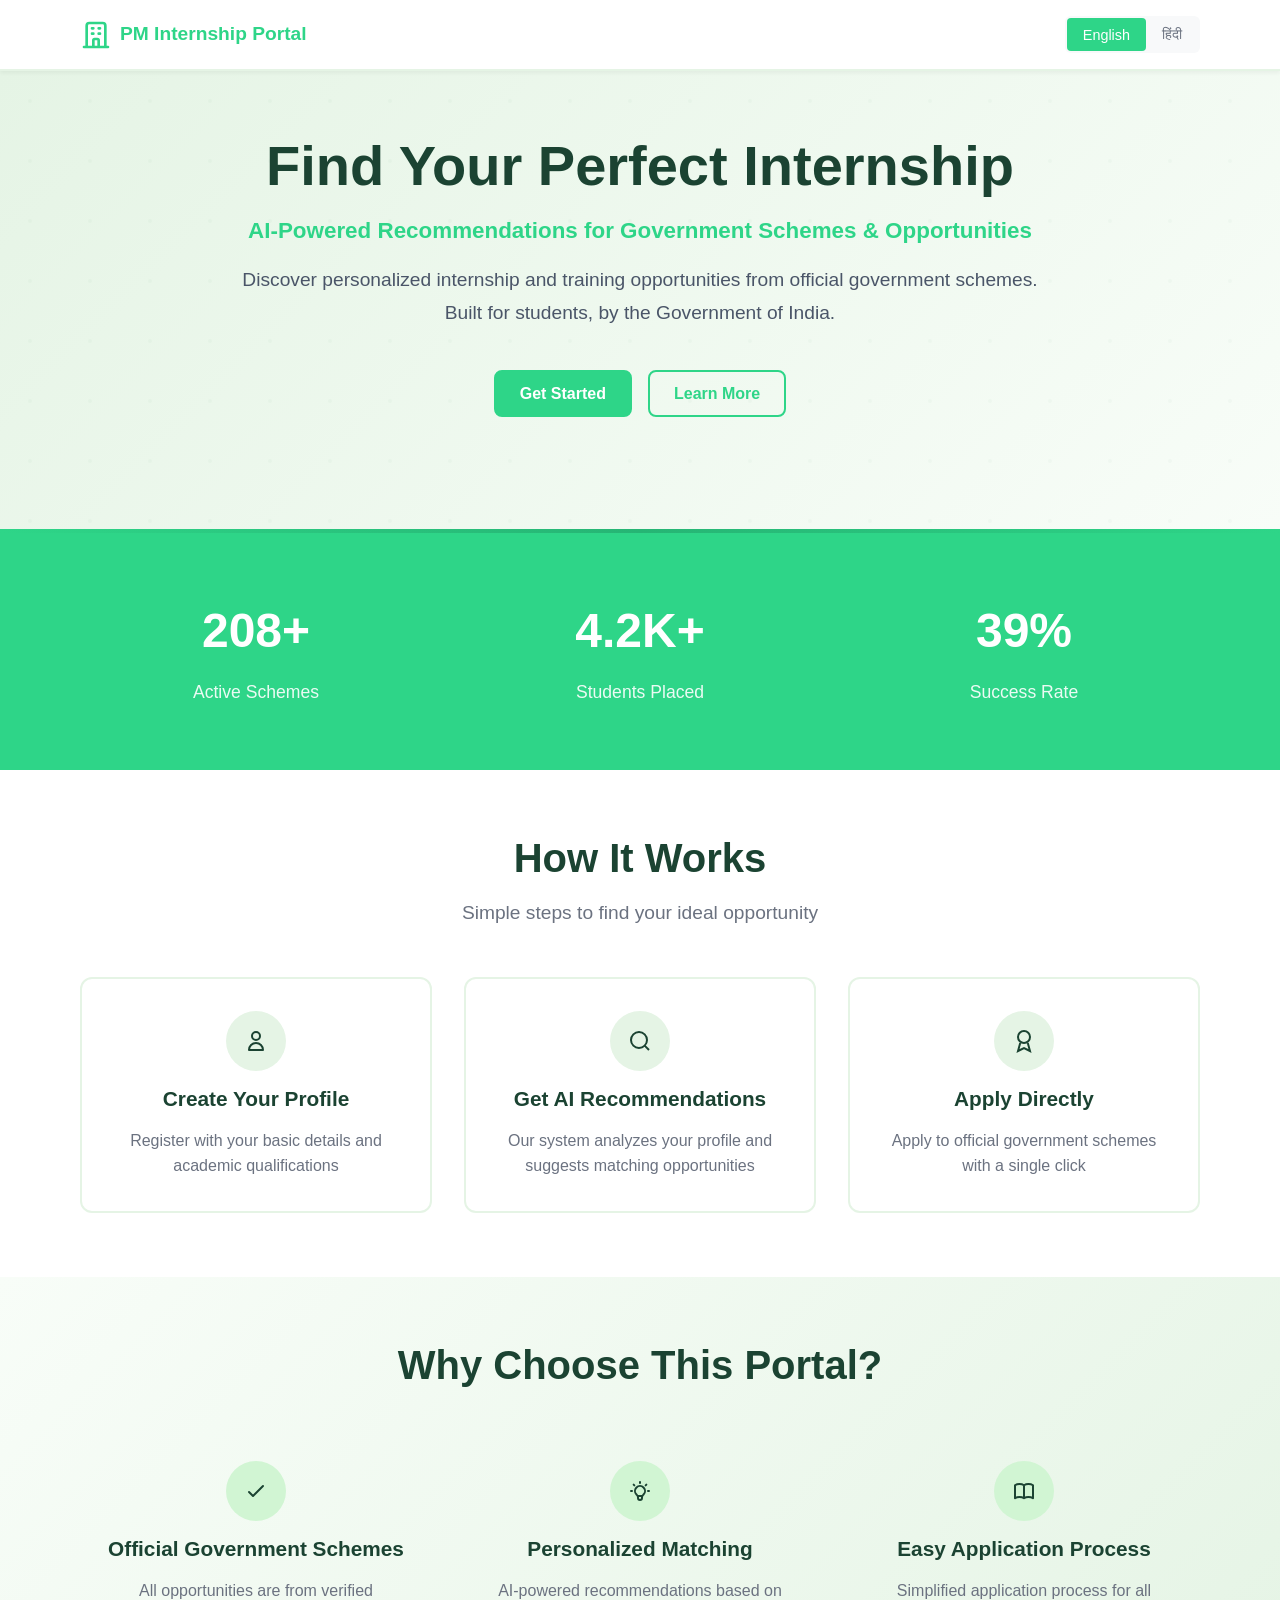
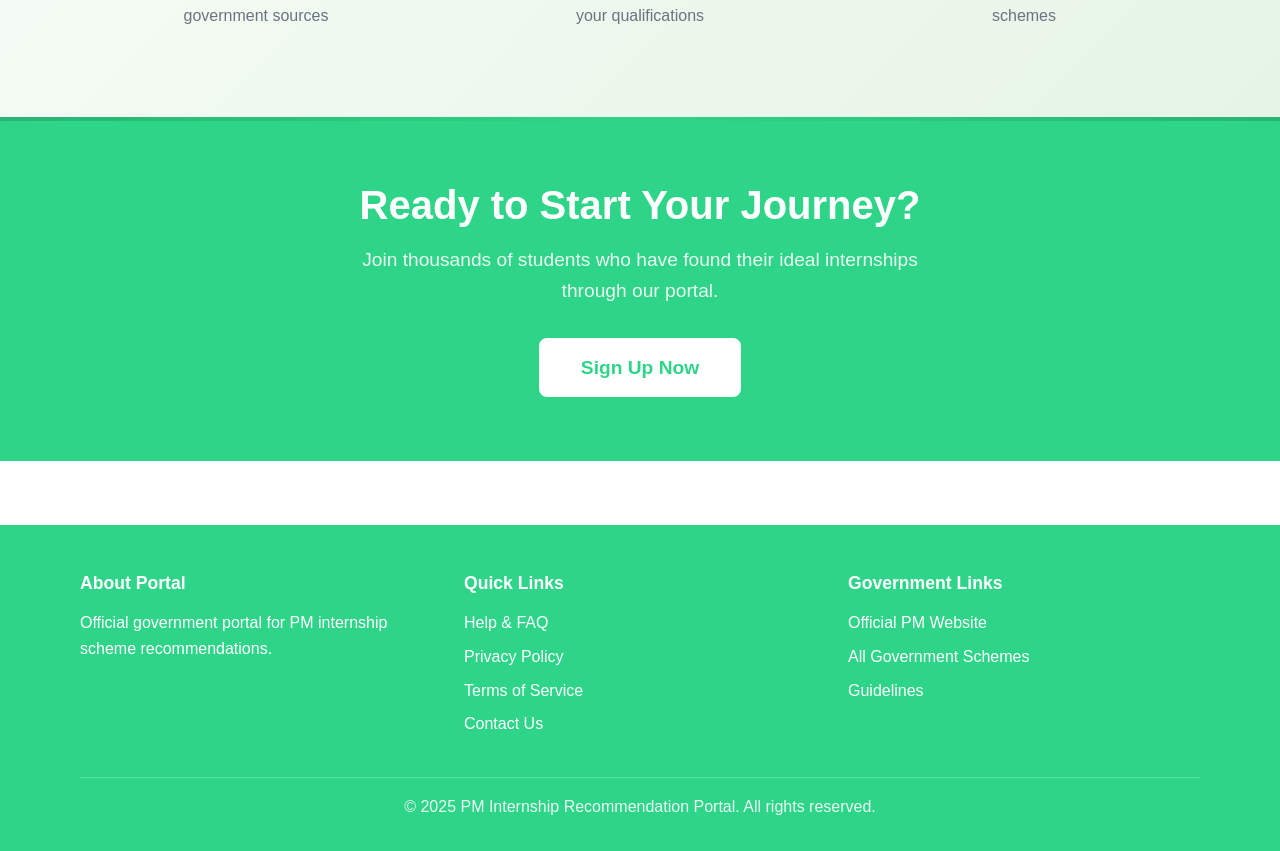
<file: public/index.html>
<!DOCTYPE html>
<html lang="en">
<head>
    <meta charset="UTF-8">
    <meta name="viewport" content="width=device-width, initial-scale=1.0">
    <title>PM Internship Recommendation Portal - Official Government Schemes & Opportunities</title>
    <meta name="description" content="A government portal to match students with suitable internship schemes. Sign up to discover personalized opportunities from official PM internship programs.">
    <meta name="keywords" content="PM internship, government schemes, student opportunities, internship recommendation, official portal">
    <link rel="stylesheet" href="styles/main.css">
    <link rel="stylesheet" href="styles/landing.css">
    
    <!-- Structured Data -->
    <script type="application/ld+json">
    {
      "@context": "https://schema.org",
      "@type": "GovernmentOrganization",
      "name": "PM Internship Recommendation Portal",
      "url": "https://example.gov.in",
      "logo": "https://example.gov.in/logo.png",
      "description": "Official government portal for internship recommendations under PM schemes",
      "contactPoint": {
        "@type": "ContactPoint",
        "contactType": "customer service",
        "availableLanguage": ["English", "Hindi"]
      }
    }
    </script>
</head>
<body>
    <!-- Header -->
    <header class="header">
        <div class="container">
            <div class="header-container">
                <div class="logo">
                    <svg xmlns="http://www.w3.org/2000/svg" class="logo-icon" fill="none" viewBox="0 0 24 24" stroke="currentColor">
                        <path stroke-linecap="round" stroke-linejoin="round" stroke-width="2" d="M19 21V5a2 2 0 00-2-2H7a2 2 0 00-2 2v16m14 0h2m-2 0h-5m-9 0H3m2 0h5M9 7h1m-1 4h1m4-4h1m-1 4h1m-5 10v-5a1 1 0 011-1h2a1 1 0 011 1v5m-4 0h4" />
                    </svg>
                    <span>PM Internship Portal</span>
                </div>
                <div class="header-controls">
                    <div class="language-toggle">
                        <button onclick="toggleLanguage('en')" class="lang-btn active" id="lang-en">English</button>
                        <button onclick="toggleLanguage('hi')" class="lang-btn" id="lang-hi">हिंदी</button>
                    </div>
                </div>
            </div>
        </div>
    </header>

    <!-- Hero Section -->
    <section class="hero">
        <div class="container">
            <div class="hero-content">
                <h1 id="hero-title">Find Your Perfect Internship</h1>
                <p class="subtitle" id="hero-subtitle">AI-Powered Recommendations for Government Schemes & Opportunities</p>
                <p class="description" id="hero-description">
                    Discover personalized internship and training opportunities from official government schemes. Built for students, by the Government of India.
                </p>
                <div class="hero-buttons">
                    <a href="auth.html" class="btn btn-primary" id="get-started-btn">Get Started</a>
                    <a href="#features" class="btn btn-outline" id="learn-more-btn">Learn More</a>
                </div>
            </div>
            <div class="hero-image">
                <img src="https://images.pexels.com/photos/3184360/pexels-photo-3184360.jpeg?auto=compress&cs=tinysrgb&w=800" alt="Students collaborating on laptops, representing internship opportunities" loading="lazy">
            </div>
        </div>
    </section>

    <!-- Stats Section -->
    <section class="stats">
        <div class="container">
            <div class="stats-grid">
                <div class="stat-item">
                    <div class="stat-number" id="stat-schemes">500+</div>
                    <div class="stat-label" id="stat-schemes-label">Active Schemes</div>
                </div>
                <div class="stat-item">
                    <div class="stat-number" id="stat-students">10,000+</div>
                    <div class="stat-label" id="stat-students-label">Students Placed</div>
                </div>
                <div class="stat-item">
                    <div class="stat-number" id="stat-success">95%</div>
                    <div class="stat-label" id="stat-success-label">Success Rate</div>
                </div>
            </div>
        </div>
    </section>

    <!-- Features Section -->
    <section class="features" id="features">
        <div class="container">
            <h2 id="features-title">How It Works</h2>
            <p class="section-subtitle" id="features-subtitle">Simple steps to find your ideal opportunity</p>
            <div class="features-grid">
                <div class="feature-card">
                    <div class="icon-container">
                        <svg xmlns="http://www.w3.org/2000/svg" class="icon" fill="none" viewBox="0 0 24 24" stroke="currentColor">
                            <path stroke-linecap="round" stroke-linejoin="round" stroke-width="2" d="M16 7a4 4 0 11-8 0 4 4 0 018 0zM12 14a7 7 0 00-7 7h14a7 7 0 00-7-7z" />
                        </svg>
                    </div>
                    <h3 id="feature-1-title">Create Your Profile</h3>
                    <p id="feature-1-desc">Register with your basic details and academic qualifications</p>
                </div>

                <div class="feature-card">
                    <div class="icon-container">
                        <svg xmlns="http://www.w3.org/2000/svg" class="icon" fill="none" viewBox="0 0 24 24" stroke="currentColor">
                            <circle cx="11" cy="11" r="8" stroke-width="2" />
                            <line x1="21" y1="21" x2="16.65" y2="16.65" stroke-width="2" />
                        </svg>
                    </div>
                    <h3 id="feature-2-title">Get AI Recommendations</h3>
                    <p id="feature-2-desc">Our system analyzes your profile and suggests matching opportunities</p>
                </div>

                <div class="feature-card">
                    <div class="icon-container">
                        <svg xmlns="http://www.w3.org/2000/svg" class="icon" fill="none" viewBox="0 0 24 24" stroke="currentColor">
                            <circle cx="12" cy="8" r="6" stroke-width="2" />
                            <path stroke-width="2" d="M8.21 13.89L6 22l6-3 6 3-2.21-8.11" />
                        </svg>
                    </div>
                    <h3 id="feature-3-title">Apply Directly</h3>
                    <p id="feature-3-desc">Apply to official government schemes with a single click</p>
                </div>
            </div>
        </div>
    </section>

    <!-- Benefits Section -->
    <section class="benefits">
        <div class="container">
            <h2 id="benefits-title">Why Choose This Portal?</h2>
            <div class="benefits-grid">
                <div class="benefit">
                    <div class="icon-container success">
                        <svg xmlns="http://www.w3.org/2000/svg" class="icon" fill="none" viewBox="0 0 24 24" stroke="currentColor">
                            <path stroke-linecap="round" stroke-linejoin="round" stroke-width="2" d="M5 13l4 4L19 7" />
                        </svg>
                    </div>
                    <h3 id="benefit-1-title">Official Government Schemes</h3>
                    <p id="benefit-1-desc">All opportunities are from verified government sources</p>
                </div>

                <div class="benefit">
                    <div class="icon-container success">
                        <svg xmlns="http://www.w3.org/2000/svg" class="icon" fill="none" viewBox="0 0 24 24" stroke="currentColor">
                            <path stroke-linecap="round" stroke-linejoin="round" stroke-width="2" d="M9.663 17h4.673M12 3v1m6.364 1.636l-.707.707M21 12h-1M4 12H3m3.343-5.657l-.707-.707m2.828 9.9a5 5 0 117.072 0l-.548.547A3.374 3.374 0 0014 18.469V19a2 2 0 11-4 0v-.531c0-.895-.356-1.754-.988-2.386l-.548-.547z" />
                        </svg>
                    </div>
                    <h3 id="benefit-2-title">Personalized Matching</h3>
                    <p id="benefit-2-desc">AI-powered recommendations based on your qualifications</p>
                </div>

                <div class="benefit">
                    <div class="icon-container success">
                        <svg xmlns="http://www.w3.org/2000/svg" class="icon" fill="none" viewBox="0 0 24 24" stroke="currentColor">
                            <path stroke-linecap="round" stroke-linejoin="round" stroke-width="2" d="M12 6.253v13m0-13C10.832 5.477 9.246 5 7.5 5S4.168 5.477 3 6.253v13C4.168 18.477 5.754 18 7.5 18s3.332.477 4.5 1.253m0-13C13.168 5.477 14.754 5 16.5 5c1.747 0 3.332.477 4.5 1.253v13C19.832 18.477 18.247 18 16.5 18c-1.746 0-3.332.477-4.5 1.253" />
                        </svg>
                    </div>
                    <h3 id="benefit-3-title">Easy Application Process</h3>
                    <p id="benefit-3-desc">Simplified application process for all schemes</p>
                </div>
            </div>
        </div>
    </section>

    <!-- CTA Section -->
    <section class="cta">
        <div class="container">
            <h2 id="cta-title">Ready to Start Your Journey?</h2>
            <p id="cta-description">Join thousands of students who have found their ideal internships through our portal.</p>
            <a href="auth.html" class="btn btn-primary btn-large" id="cta-btn">Sign Up Now</a>
        </div>
    </section>

    <!-- Footer -->
    <footer class="footer">
        <div class="container">
            <div class="footer-content">
                <div class="footer-section">
                    <h4 id="footer-about-title">About Portal</h4>
                    <p id="footer-about-desc">Official government portal for PM internship scheme recommendations.</p>
                </div>
                <div class="footer-section">
                    <h4 id="footer-links-title">Quick Links</h4>
                    <ul>
                        <li><a href="#" id="footer-help">Help & FAQ</a></li>
                        <li><a href="#" id="footer-privacy">Privacy Policy</a></li>
                        <li><a href="#" id="footer-terms">Terms of Service</a></li>
                        <li><a href="#" id="footer-contact">Contact Us</a></li>
                    </ul>
                </div>
                <div class="footer-section">
                    <h4 id="footer-govt-title">Government Links</h4>
                    <ul>
                        <li><a href="#" id="footer-official">Official PM Website</a></li>
                        <li><a href="#" id="footer-schemes">All Government Schemes</a></li>
                        <li><a href="#" id="footer-guidelines">Guidelines</a></li>
                    </ul>
                </div>
            </div>
            <div class="footer-bottom">
                <p id="footer-copyright">&copy; 2025 PM Internship Recommendation Portal. All rights reserved.</p>
            </div>
        </div>
    </footer>

    <script src="js/language.js"></script>
    <script src="js/landing.js"></script>
</body>
</html>
</file>
<file: public/styles/main.css>
/* Reset and Base Styles */
* {
    margin: 0;
    padding: 0;
    box-sizing: border-box;
}

html {
    scroll-behavior: smooth;
}

body {
    font-family: 'Segoe UI', Tahoma, Geneva, Verdana, sans-serif;
    line-height: 1.6;
    color: #1b4332;
    background-color: #ffffff;
    font-size: 16px;
}

/* Typography */
h1, h2, h3, h4, h5, h6 {
    line-height: 1.2;
    margin-bottom: 1rem;
    font-weight: 600;
}

h1 {
    font-size: 2.5rem;
}

h2 {
    font-size: 2rem;
}

h3 {
    font-size: 1.5rem;
}

h4 {
    font-size: 1.25rem;
}

p {
    margin-bottom: 1rem;
    line-height: 1.6;
}

/* Container */
.container {
    width: 90%;
    max-width: 1200px;
    margin: 0 auto;
    padding: 0 1rem;
}

/* Header */
.header {
    background: #ffffff;
    border-bottom: 2px solid #e5f4e5;
    padding: 1rem 0;
    position: sticky;
    top: 0;
    z-index: 100;
    box-shadow: 0 2px 4px rgba(0,0,0,0.05);
}

.header-container {
    display: flex;
    justify-content: space-between;
    align-items: center;
}

.logo {
    display: flex;
    align-items: center;
    font-weight: 700;
    font-size: 1.2rem;
    color: #2ED588;
    text-decoration: none;
}

.logo a {
    display: flex;
    align-items: center;
    text-decoration: none;
    color: inherit;
}

.logo-icon {
    width: 32px;
    height: 32px;
    margin-right: 0.5rem;
    stroke: #2ED588;
}

.header-controls {
    display: flex;
    align-items: center;
    gap: 1rem;
}

/* Language Toggle */
.language-toggle {
    display: flex;
    background: #f8f9fa;
    border-radius: 6px;
    padding: 2px;
}

.lang-btn {
    background: none;
    border: none;
    padding: 0.5rem 1rem;
    border-radius: 4px;
    cursor: pointer;
    font-size: 0.9rem;
    font-weight: 500;
    transition: all 0.2s ease;
    color: #6b7280;
}

.lang-btn.active {
    background: #2ED588;
    color: #ffffff;
}

.lang-btn:hover:not(.active) {
    background: #E8F8F0;
    color: #2ED588;
}

/* Buttons */
.btn {
    display: inline-flex;
    align-items: center;
    justify-content: center;
    padding: 0.75rem 1.5rem;
    border-radius: 8px;
    text-decoration: none;
    font-weight: 600;
    font-size: 1rem;
    border: none;
    cursor: pointer;
    transition: all 0.3s ease;
    text-align: center;
    min-height: 44px;
    line-height: 1.2;
}

.btn-primary {
    background: #2ED588;
    color: #ffffff;
    border: 2px solid #2ED588;
   font-weight: 600;
}

.btn-primary:hover {
    background: #26B574;
    border-color: #26B574;
    transform: translateY(-1px);
   color: #ffffff;
}

/* Force button text visibility */
.btn-primary * {
    color: #ffffff !important;
}

.btn-primary:hover * {
    color: #ffffff !important;
}

.btn-outline {
    background: transparent;
    color: #2ED588;
    border: 2px solid #2ED588;
}

.btn-outline:hover {
    background: #2ED588;
    color: #ffffff;
    transform: translateY(-1px);
}

.btn-full {
    width: 100%;
}

.btn-large {
    padding: 1rem 2rem;
    font-size: 1.1rem;
}

.btn-text {
    background: none;
    border: none;
    color: #2ED588;
    cursor: pointer;
    font-weight: 600;
    text-decoration: underline;
}

.btn-text:hover {
    color: #26B574;
}

/* Loading States */
.btn-loading {
    display: flex;
    align-items: center;
    gap: 0.5rem;
}

.spinner {
    width: 16px;
    height: 16px;
    border: 2px solid transparent;
    border-top: 2px solid currentColor;
    border-radius: 50%;
    animation: spin 1s linear infinite;
}

.spinner-large {
    width: 40px;
    height: 40px;
    border: 4px solid #e5f4e5;
    border-top: 4px solid #2d6a4f;
    border-radius: 50%;
    animation: spin 1s linear infinite;
    margin: 0 auto;
}

@keyframes spin {
    to {
        transform: rotate(360deg);
    }
}

/* Icons */
.icon {
    width: 24px;
    height: 24px;
    stroke: currentColor;
    fill: none;
}

.icon-container {
    width: 60px;
    height: 60px;
    border-radius: 50%;
    background: #e5f4e5;
    display: flex;
    align-items: center;
    justify-content: center;
    margin: 0 auto 1rem;
    transition: all 0.3s ease;
}

.icon-container.success {
    background: #d1f5d3;
}

.icon-container:hover {
    transform: scale(1.05);
}

/* Footer */
.footer {
    background: #2ED588;
    color: #ffffff;
    padding: 3rem 0 1rem;
    margin-top: 4rem;
}

.footer-content {
    display: grid;
    grid-template-columns: repeat(auto-fit, minmax(250px, 1fr));
    gap: 2rem;
    margin-bottom: 2rem;
}

.footer-section h4 {
    color: #ffffff;
    margin-bottom: 1rem;
    font-size: 1.1rem;
    font-weight: 600;
}

.footer-section ul {
    list-style: none;
}

.footer-section ul li {
    margin-bottom: 0.5rem;
}

.footer-section ul li a {
    color: #ffffff;
    text-decoration: none;
    transition: color 0.3s ease;
}

.footer-section ul li a:hover {
    color: #e0f2fe;
}

.footer-bottom {
    border-top: 1px solid rgba(255, 255, 255, 0.2);
    padding-top: 1rem;
    text-align: center;
    color: rgba(255, 255, 255, 0.9);
}

/* Responsive Design */
@media (max-width: 768px) {
    .container {
        width: 95%;
        padding: 0 0.5rem;
    }
    
    .header-container {
        flex-direction: column;
        gap: 1rem;
        align-items: stretch;
    }
    
    .logo {
        justify-content: center;
    }
    
    .header-controls {
        justify-content: center;
    }
    
    h1 {
        font-size: 2rem;
    }
    
    h2 {
        font-size: 1.5rem;
    }
    
    .btn {
        padding: 1rem 1.5rem;
        font-size: 1rem;
    }
    
    .footer-content {
        grid-template-columns: 1fr;
        text-align: center;
    }
}

@media (max-width: 480px) {
    h1 {
        font-size: 1.75rem;
    }
    
    .btn {
        padding: 0.75rem 1rem;
        font-size: 0.95rem;
    }
    
    .lang-btn {
        padding: 0.4rem 0.8rem;
        font-size: 0.85rem;
    }
}

/* Focus States for Accessibility */
.btn:focus,
.lang-btn:focus,
button:focus,
input:focus,
select:focus {
    outline: 3px solid #2ED588;
    outline-offset: 2px;
}

/* Screen Reader Only */
.sr-only {
    position: absolute;
    width: 1px;
    height: 1px;
    padding: 0;
    margin: -1px;
    overflow: hidden;
    clip: rect(0, 0, 0, 0);
    white-space: nowrap;
    border: 0;
}

/* High Contrast Mode */
@media (prefers-contrast: high) {
    .btn-primary {
        background: #000000;
        color: #ffffff;
        border-color: #000000;
    }
    
    .btn-outline {
        border-color: #2ED588;
        color: #2ED588;
    }
    
    .header {
        border-bottom-color: #000000;
    }
}

/* Reduced Motion */
@media (prefers-reduced-motion: reduce) {
    * {
        animation-duration: 0.01ms !important;
        animation-iteration-count: 1 !important;
        transition-duration: 0.01ms !important;
    }
    
    html {
        scroll-behavior: auto;
    }
}
</file>
<file: public/styles/landing.css>
/* Hero Section */
.hero {
    background: linear-gradient(135deg, #e5f4e5 0%, #f8fdf8 100%);
    padding: 4rem 0;
    text-align: center;
    position: relative;
    overflow: hidden;
}

.hero::before {
    content: '';
    position: absolute;
    top: 0;
    left: 0;
    right: 0;
    bottom: 0;
    background: url('[data-uri]') repeat;
    opacity: 0.3;
    pointer-events: none;
}

.hero .container {
    position: relative;
    z-index: 1;
}

.hero-content {
    text-align: center;
    max-width: 1200px;
    margin: 0 auto;
}

.hero h1 {
    font-size: 3.5rem;
    color: #1b4332;
    margin-bottom: 1rem;
    font-weight: 700;
    line-height: 1.1;
}

.hero .subtitle {
    font-size: 1.4rem;
    color: #2ED588;
    font-weight: 600;
    margin-bottom: 1rem;
}

.hero .description {
    font-size: 1.2rem;
    color: #4a5568;
    margin-bottom: 2rem;
    line-height: 1.7;
    max-width: 800px;
    margin-left: auto;
    margin-right: auto;
    margin-bottom: 2.5rem;
}

.hero-buttons {
    display: flex;
    gap: 1rem;
    justify-content: center;
    margin-bottom: 3rem;
}

.hero-image {
    display: none;
}

.hero-image img {
    width: 100%;
    max-width: 500px;
    height: auto;
    border-radius: 12px;
    box-shadow: 0 20px 40px rgba(0,0,0,0.1);
    transition: transform 0.3s ease;
}

.hero-image img:hover {
    transform: translateY(-5px);
}

/* Stats Section */
.stats {
    background: #2ED588;
    color: #ffffff;
    padding: 3rem 0;
    position: relative;
}

.stats::before {
    content: '';
    position: absolute;
    top: 0;
    left: 0;
    right: 0;
    height: 4px;
    background: linear-gradient(90deg, #2ED588, #26B574, #2ED588);
}

.stats-grid {
    display: grid;
    grid-template-columns: repeat(auto-fit, minmax(200px, 1fr));
    gap: 2rem;
    text-align: center;
}

.stat-item {
    padding: 1rem;
}

.stat-number {
    font-size: 3rem;
    font-weight: 700;
    color: #ffffff;
    display: block;
    margin-bottom: 0.5rem;
}

.stat-label {
    font-size: 1.1rem;
    opacity: 0.9;
    font-weight: 500;
}

/* Features Section */
.features {
    padding: 4rem 0;
    background: #ffffff;
}

.features h2 {
    text-align: center;
    font-size: 2.5rem;
    color: #1b4332;
    margin-bottom: 1rem;
}

.section-subtitle {
    text-align: center;
    font-size: 1.2rem;
    color: #6b7280;
    margin-bottom: 3rem;
    max-width: 600px;
    margin-left: auto;
    margin-right: auto;
}

.features-grid {
    display: grid;
    grid-template-columns: repeat(auto-fit, minmax(300px, 1fr));
    gap: 2rem;
    margin-top: 3rem;
}

.feature-card {
    background: #ffffff;
    border: 2px solid #e5f4e5;
    border-radius: 12px;
    padding: 2rem;
    text-align: center;
    transition: all 0.3s ease;
    position: relative;
    overflow: hidden;
}

.feature-card::before {
    content: '';
    position: absolute;
    top: 0;
    left: -100%;
    width: 100%;
    height: 100%;
    background: linear-gradient(90deg, transparent, rgba(45, 106, 79, 0.1), transparent);
    transition: left 0.5s ease;
}

.feature-card:hover::before {
    left: 100%;
}

.feature-card:hover {
    transform: translateY(-8px);
    box-shadow: 0 20px 40px rgba(46, 213, 136, 0.1);
    border-color: #2ED588;
}

.feature-card h3 {
    font-size: 1.3rem;
    color: #1b4332;
    margin-bottom: 1rem;
    font-weight: 600;
}

.feature-card p {
    color: #6b7280;
    line-height: 1.6;
    margin-bottom: 0;
}

/* Benefits Section */
.benefits {
    background: linear-gradient(135deg, #f8fdf8 0%, #e5f4e5 100%);
    padding: 4rem 0;
    position: relative;
}

.benefits h2 {
    text-align: center;
    font-size: 2.5rem;
    color: #1b4332;
    margin-bottom: 3rem;
}

.benefits-grid {
    display: grid;
    grid-template-columns: repeat(auto-fit, minmax(300px, 1fr));
    gap: 2rem;
}

.benefit {
    text-align: center;
    padding: 1.5rem;
}

.benefit h3 {
    font-size: 1.3rem;
    color: #1b4332;
    margin-bottom: 1rem;
    font-weight: 600;
}

.benefit p {
    color: #6b7280;
    line-height: 1.6;
    margin-bottom: 0;
}

/* CTA Section */
.cta {
    background: #2ED588;
    color: #ffffff;
    padding: 4rem 0;
    text-align: center;
    position: relative;
}

.cta::before {
    content: '';
    position: absolute;
    top: 0;
    left: 0;
    right: 0;
    height: 4px;
    background: linear-gradient(90deg, #26B574, #2ED588, #26B574);
}

.cta h2 {
    font-size: 2.5rem;
    margin-bottom: 1rem;
    color: #ffffff;
}

.cta p {
    font-size: 1.2rem;
    margin-bottom: 2rem;
    opacity: 0.9;
    max-width: 600px;
    margin-left: auto;
    margin-right: auto;
}

.cta .btn-primary {
    background: #ffffff;
    color: #2ED588;
    border-color: #ffffff;
    font-size: 1.2rem;
    padding: 1rem 2.5rem;
}

.cta .btn-primary:hover {
    background: #f0fdf4;
    transform: translateY(-2px);
}

/* Mobile Responsive */
@media (max-width: 768px) {
    .hero-content {
        grid-template-columns: 1fr;
        gap: 2rem;
        text-align: center;
    }
    
    .hero h1 {
        font-size: 2.5rem;
        text-align: center;
    }
    
    .hero .subtitle {
        font-size: 1.3rem;
        text-align: center;
    }
    
    .hero .description {
        text-align: center;
    }
    
    .hero-buttons {
        justify-content: center;
        flex-direction: column;
        align-items: center;
    }
    
    .stats-grid {
        grid-template-columns: 1fr;
        gap: 1rem;
    }
    
    .stat-number {
        font-size: 2.5rem;
    }
    
    .features-grid {
        grid-template-columns: 1fr;
        gap: 1.5rem;
    }
    
    .benefits-grid {
        grid-template-columns: 1fr;
        gap: 1.5rem;
    }
    
    .cta h2 {
        font-size: 2rem;
    }
    
    .features h2,
    .benefits h2 {
        font-size: 2rem;
    }
}

@media (max-width: 480px) {
    .hero {
        padding: 2rem 0;
    }
    
    .hero h1 {
        font-size: 2rem;
    }
    
    .hero .subtitle {
        font-size: 1.1rem;
    }
    
    .hero .description {
        font-size: 1rem;
    }
    
    .features,
    .benefits {
        padding: 3rem 0;
    }
    
    .cta {
        padding: 3rem 0;
    }
    
    .feature-card,
    .benefit {
        padding: 1.5rem;
    }
    
    .stats {
        padding: 2rem 0;
    }
}

/* Animation for scroll-triggered elements */
@media (prefers-reduced-motion: no-preference) {
    .feature-card,
    .benefit,
    .stat-item {
        opacity: 0;
        transform: translateY(20px);
        animation: fadeInUp 0.6s ease forwards;
    }
    
    .feature-card:nth-child(2) {
        animation-delay: 0.1s;
    }
    
    .feature-card:nth-child(3) {
        animation-delay: 0.2s;
    }
    
    .benefit:nth-child(2) {
        animation-delay: 0.1s;
    }
    
    .benefit:nth-child(3) {
        animation-delay: 0.2s;
    }
}

@keyframes fadeInUp {
    to {
        opacity: 1;
        transform: translateY(0);
    }
}
</file>
